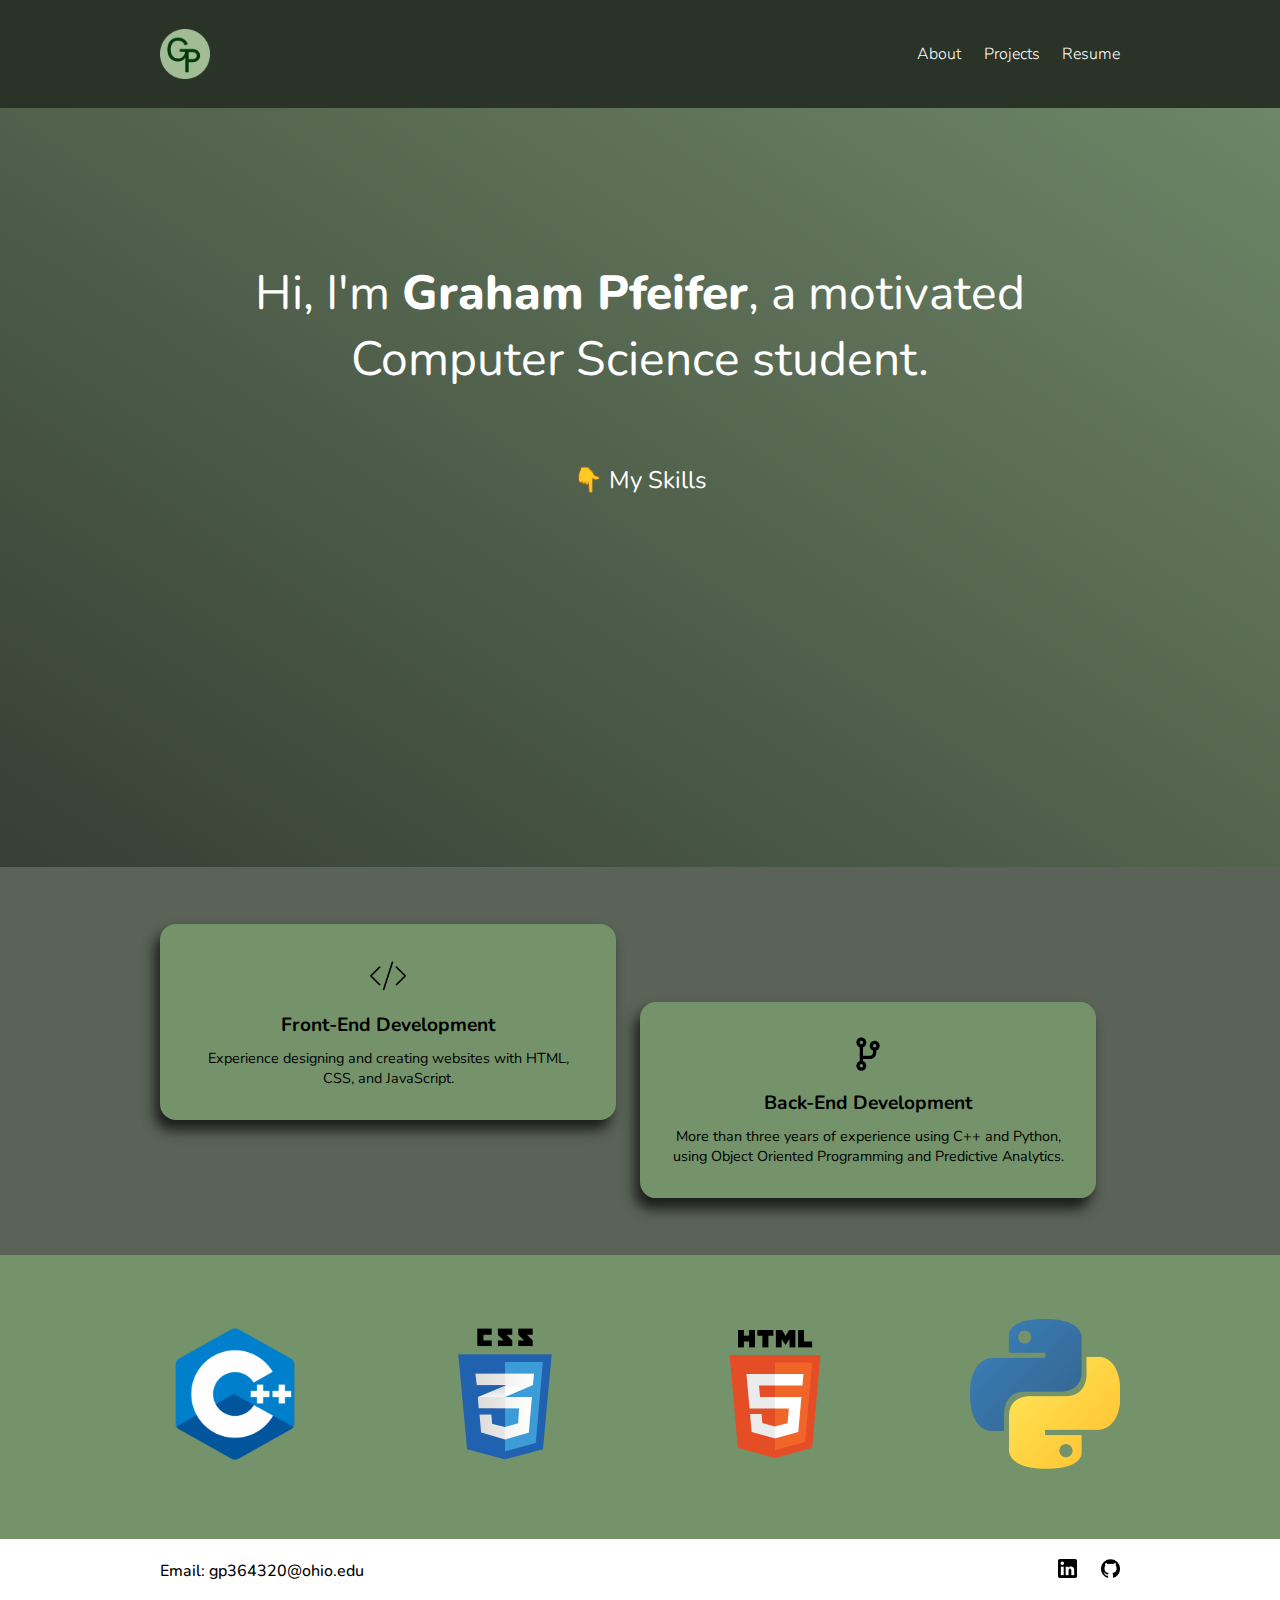
<file: index.html>
<!DOCTYPE html>
<html lang="en">
<head>
    <meta charset="UTF-8">
    <meta http-equiv="X-UA-Compatible" content="IE=edge">
    <meta name="viewport" content="width=device-width, initial-scale=1.0">
    <meta name="description" content="Personal Portfolio of Graham Pfeifer, Computer Science Student">
    <meta name="keywords" content="Graham, Pfeifer, Graham Pfeifer, portfolio, software developer, software engineer, IT, information technology, Graham Pfeifer portfolio, Software Developer Intern Cleveland, Software Developer Intern Ohio University, Computer Science student Ohio University, Ohio University student developer">
    <meta name="author" content="Graham Pfeifer">
    <title>Graham Pfeifer</title>
    <link rel="icon" href="./assets/logo.png">
    <link rel="preconnect" href="https://fonts.googleapis.com">
    <link rel="preconnect" href="https://fonts.gstatic.com" crossorigin>
    <link href="https://fonts.googleapis.com/css2?family=Nunito:wght@200;300;400;500;600;700;800&display=swap" rel="stylesheet">
    <link rel="stylesheet" href="./styles.css">
</head>
<!-- Google tag (gtag.js) -->
<script async src="https://www.googletagmanager.com/gtag/js?id=G-M2SXKN5TQB"></script>
<script>
  window.dataLayer = window.dataLayer || [];
  function gtag(){dataLayer.push(arguments);}
  gtag('js', new Date());

  gtag('config', 'G-M2SXKN5TQB');
</script>
<body>
    <header>
        <nav class="navbar">
            <div class="logo"><a href="./index.html"><img src="./assets/logo.png" alt="logo"></a></div>
            <div class="menu">
                <ul class="nav-links">
                    <li><a href="./about.html">About</a></li>
                    <li><a href="./projects.html">Projects</a></li>
                    <li><a href="./resume.html">Resume</a></li>
                </ul>
            </div>
        </nav>
    </header>
    <section class="hero">
        <div class="hero-container">
            <h1>Hi, I'm <span>Graham Pfeifer</span>, a motivated Computer Science student.</h1>
            <p>👇 My Skills</p>
        </div>
    </section>
    <section class="skills">
        <div class="skills-container">
            <ul>
                <li class="skill-left">
                    <div class="icon-container"><img src="./assets/front-end.png" alt="front-end"></div>
                    <p class="skill-title">Front-End Development</p>
                    <p class="skill-desc">Experience designing and creating websites with HTML, CSS, and JavaScript.</p>
                </li>
                <li class="skill-right">
                    <div class="icon-container"><img src="./assets/back-end.png" alt="back-end"></div>
                    <p class="skill-title">Back-End Development</p>
                    <p class="skill-desc">More than three years of experience using C++ and Python, using Object Oriented Programming and Predictive Analytics.</p>
                </li>
            </ul>
        </div>
    </section>
    <section class="languages">
            <ul class="languages-container">
                <li><div class="language c++"><img src="./assets/c++.png" alt="c++ logo"></div></li>
                <li><div class="language css"><img src="./assets/css.png" alt="css logo"></div></li>
                <li><div class="language html"><img src="./assets/html.png" alt="html logo"></div></li>
                <li><div class="language python"><img src="./assets/python.png" alt="python logo"></div></li>
            </ul>
    </section>
    <footer>
        <div class="email">
            <a href=mailto:gp364320@ohio.edu>Email: gp364320@ohio.edu</a>
        </div>
        <div class="socials">
            <ul class="socials-links">
                <li><a href="https://www.linkedin.com/in/graham-pfeifer/" target="_blank" rel="noreferrer noopener"><img src="./assets/linkedin.png" alt="linkedin logo"></a></li>
                <li><a href="https://github.com/grahampfeifer1/" target="_blank" rel="noreferrer noopener"><img src="./assets/github.png" alt="github logo"></a></li>
            </ul>
        </div>
    </footer>
</body>
</html>
</file>
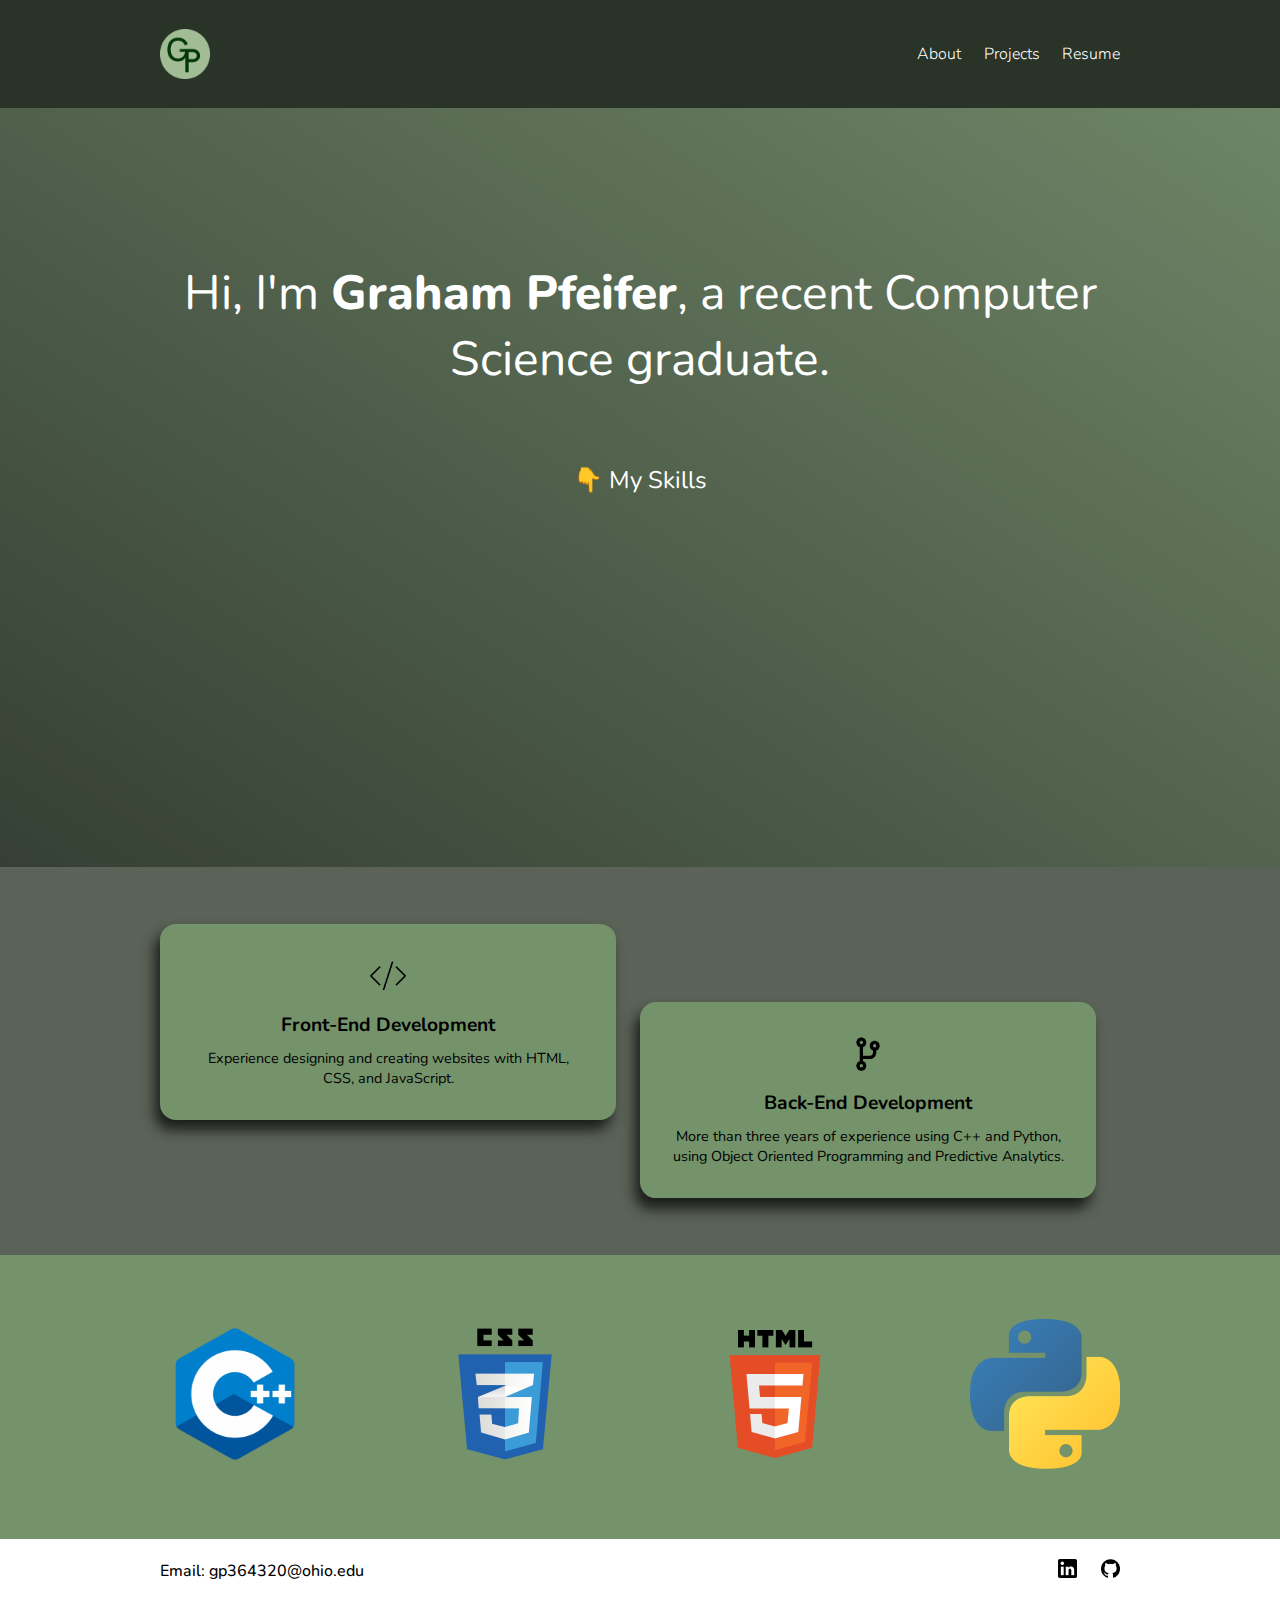
<file: pages/index.html>
<!DOCTYPE html>
<html lang="en">
<head>
    <meta charset="UTF-8">
    <meta http-equiv="X-UA-Compatible" content="IE=edge">
    <meta name="viewport" content="width=device-width, initial-scale=1.0">
    <meta name="description" content="Personal Portfolio of Graham Pfeifer, Computer Science Student">
    <meta name="keywords" content="Graham, Pfeifer, Graham Pfeifer, portfolio, software developer, software engineer, IT, information technology, Graham Pfeifer portfolio, Software Developer Intern Cleveland, Software Developer Intern Ohio University, Computer Science student Ohio University, Ohio University student developer">
    <meta name="author" content="Graham Pfeifer">
    <title>Graham Pfeifer</title>
    <link rel="icon" href="../assets/logo.png">
    <link rel="preconnect" href="https://fonts.googleapis.com">
    <link rel="preconnect" href="https://fonts.gstatic.com" crossorigin>
    <link href="https://fonts.googleapis.com/css2?family=Nunito:wght@200;300;400;500;600;700;800&display=swap" rel="stylesheet">
    <link rel="stylesheet" href="../styles.css">
</head>
<!-- Google tag (gtag.js) -->
<script async src="https://www.googletagmanager.com/gtag/js?id=G-M2SXKN5TQB"></script>
<script>
  window.dataLayer = window.dataLayer || [];
  function gtag(){dataLayer.push(arguments);}
  gtag('js', new Date());

  gtag('config', 'G-M2SXKN5TQB');
</script>
<body>
    <header>
        <nav class="navbar">
            <div class="logo"><a href="./index.html"><img src="../assets/logo.png" alt="logo"></a></div>
            <div class="menu">
                <ul class="nav-links">
                    <li><a href="./about.html">About</a></li>
                    <li><a href="./projects.html">Projects</a></li>
                    <li><a href="./resume.html">Resume</a></li>
                </ul>
            </div>
        </nav>
    </header>
    <section class="hero">
        <div class="hero-container">
            <h1>Hi, I'm <span>Graham Pfeifer</span>, a recent Computer Science graduate.</h1>
            <p>👇 My Skills</p>
        </div>
    </section>
    <section class="skills">
        <div class="skills-container">
            <ul>
                <li class="skill-left">
                    <div class="icon-container"><img src="../assets/front-end.png" alt="front-end"></div>
                    <p class="skill-title">Front-End Development</p>
                    <p class="skill-desc">Experience designing and creating websites with HTML, CSS, and JavaScript.</p>
                </li>
                <li class="skill-right">
                    <div class="icon-container"><img src="../assets/back-end.png" alt="back-end"></div>
                    <p class="skill-title">Back-End Development</p>
                    <p class="skill-desc">More than three years of experience using C++ and Python, using Object Oriented Programming and Predictive Analytics.</p>
                </li>
            </ul>
        </div>
    </section>
    <section class="languages">
            <ul class="languages-container">
                <li><div class="language c++"><img src="../assets/c++.png" alt="c++ logo"></div></li>
                <li><div class="language css"><img src="../assets/css.png" alt="css logo"></div></li>
                <li><div class="language html"><img src="../assets/html.png" alt="html logo"></div></li>
                <li><div class="language python"><img src="../assets/python.png" alt="python logo"></div></li>
            </ul>
    </section>
    <footer>
        <div class="email">
            <a href=mailto:gp364320@ohio.edu>Email: gp364320@ohio.edu</a>
        </div>
        <div class="socials">
            <ul class="socials-links">
                <li><a href="https://www.linkedin.com/in/graham-pfeifer/" target="_blank" rel="noreferrer noopener"><img src="../assets/linkedin.png" alt="linkedin logo"></a></li>
                <li><a href="https://github.com/grahampfeifer1/" target="_blank" rel="noreferrer noopener"><img src="../assets/github.png" alt="github logo"></a></li>
            </ul>
        </div>
    </footer>
</body>
</html>
</file>
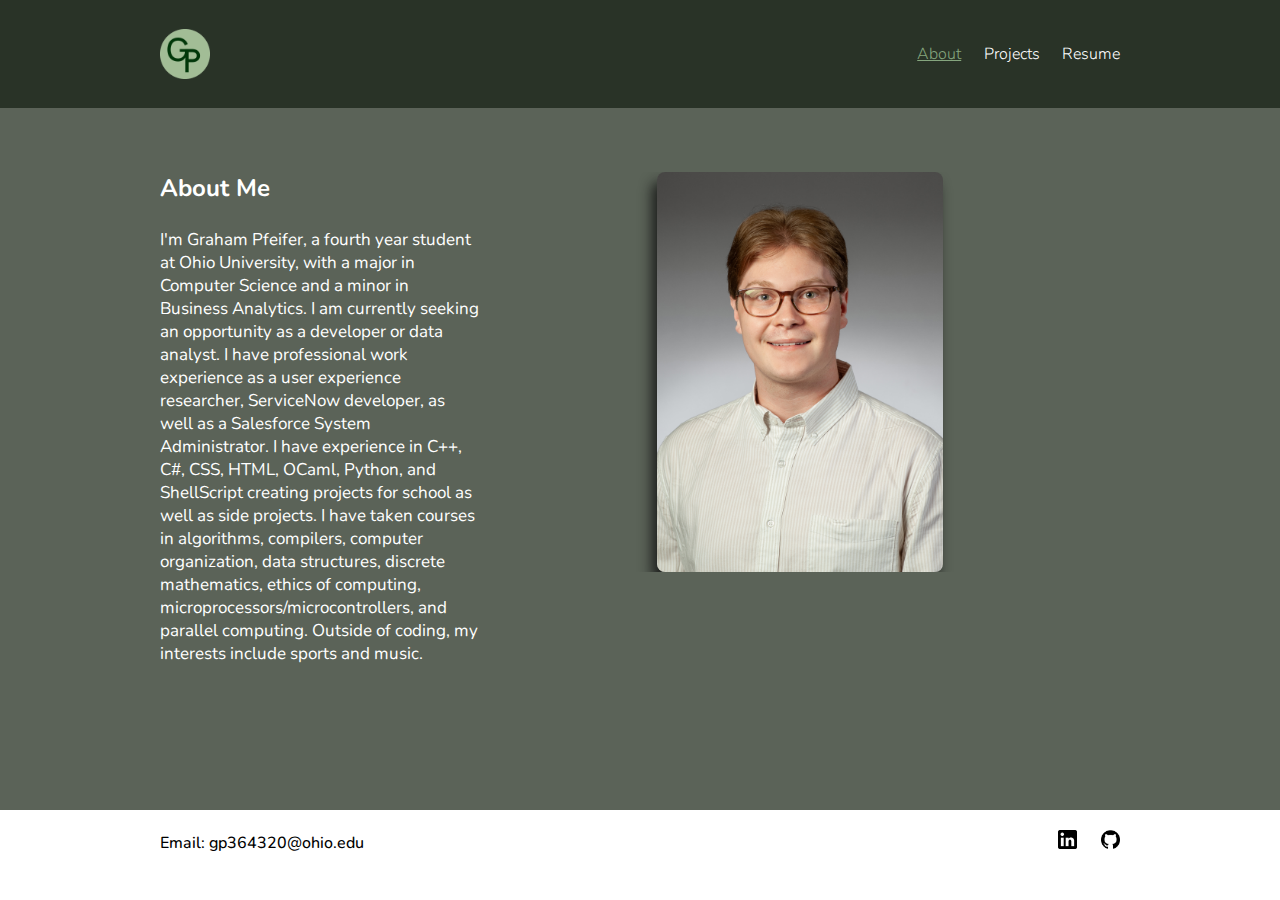
<file: about.html>
<!DOCTYPE html>
<html lang="en">
<head>
    <meta charset="UTF-8">
    <meta http-equiv="X-UA-Compatible" content="IE=edge">
    <meta name="viewport" content="width=device-width, initial-scale=1.0">
    <meta name="description" content="About Section of the Personal Portfolio of Graham Pfeifer, Computer Science Student">
    <meta name="keywords" content="Graham, Pfeifer, Graham Pfeifer, portfolio, software developer, software engineer, IT, information technology, about me">
    <meta name="author" content="Graham Pfeifer">
    <title>About Me | Graham Pfeifer</title>
    <link rel="icon" href="./assets/logo.png">
    <link rel="preconnect" href="https://fonts.googleapis.com">
    <link rel="preconnect" href="https://fonts.gstatic.com" crossorigin>
    <link href="https://fonts.googleapis.com/css2?family=Nunito:wght@200;300;400;500;600;700;800&display=swap" rel="stylesheet">
    <link rel="stylesheet" href="./styles.css">
</head>
<!-- Google tag (gtag.js) -->
<script async src="https://www.googletagmanager.com/gtag/js?id=G-M2SXKN5TQB"></script>
<script>
  window.dataLayer = window.dataLayer || [];
  function gtag(){dataLayer.push(arguments);}
  gtag('js', new Date());

  gtag('config', 'G-M2SXKN5TQB');
</script>
<body>
    <header>
        <nav class="navbar">
            <div class="logo"><a href="./index.html"><img src="./assets/logo.png" alt="logo"></a></div>
            <div class="menu">
                <ul class="nav-links">
                    <li><a href="./about.html" style="color: #85a67e; text-decoration: underline;">About</a></li>
                    <li><a href="./projects.html">Projects</a></li>
                    <li><a href="./resume.html">Resume</a></li>
                </ul>
            </div>
        </nav>
    </header>
    <section class="about-me">
        <div class="about-me-left">
            <h2>About Me</h2>
            <p>I'm Graham Pfeifer, a fourth year student at Ohio University, with a major in Computer Science and a minor in Business Analytics. I am currently seeking an opportunity as a developer or data analyst. I have professional work experience as a user experience researcher, ServiceNow developer, as well as a Salesforce System Administrator. I have experience in C++, C#, CSS, HTML, OCaml, Python, and ShellScript creating projects for school as well as side projects. I have taken courses in algorithms, compilers, computer organization, data structures, discrete mathematics, ethics of computing, microprocessors/microcontrollers, and parallel computing. Outside of coding, my interests include sports and music.</p>
        </div>
        <div class="about-me-right">
            <img src="./assets/Graham Pfeifer Professional Headshot.JPG" alt="Graham Pfeifer">
        </div>
    </section>
    <footer>
        <div class="email">
            <a href=mailto:gp364320@ohio.edu>Email: gp364320@ohio.edu</a>
        </div>
        <div class="socials">
            <ul class="socials-links">
                <li><a href="https://www.linkedin.com/in/graham-pfeifer/" target="_blank" rel="noreferrer noopener"><img src="./assets/linkedin.png" alt="linkedin logo"></a></li>
                <li><a href="https://github.com/grahampfeifer1/" target="_blank" rel="noreferrer noopener"><img src="./assets/github.png" alt="github logo"></a></li>
            </ul>
        </div>
    </footer>
</body>
</html>
</file>
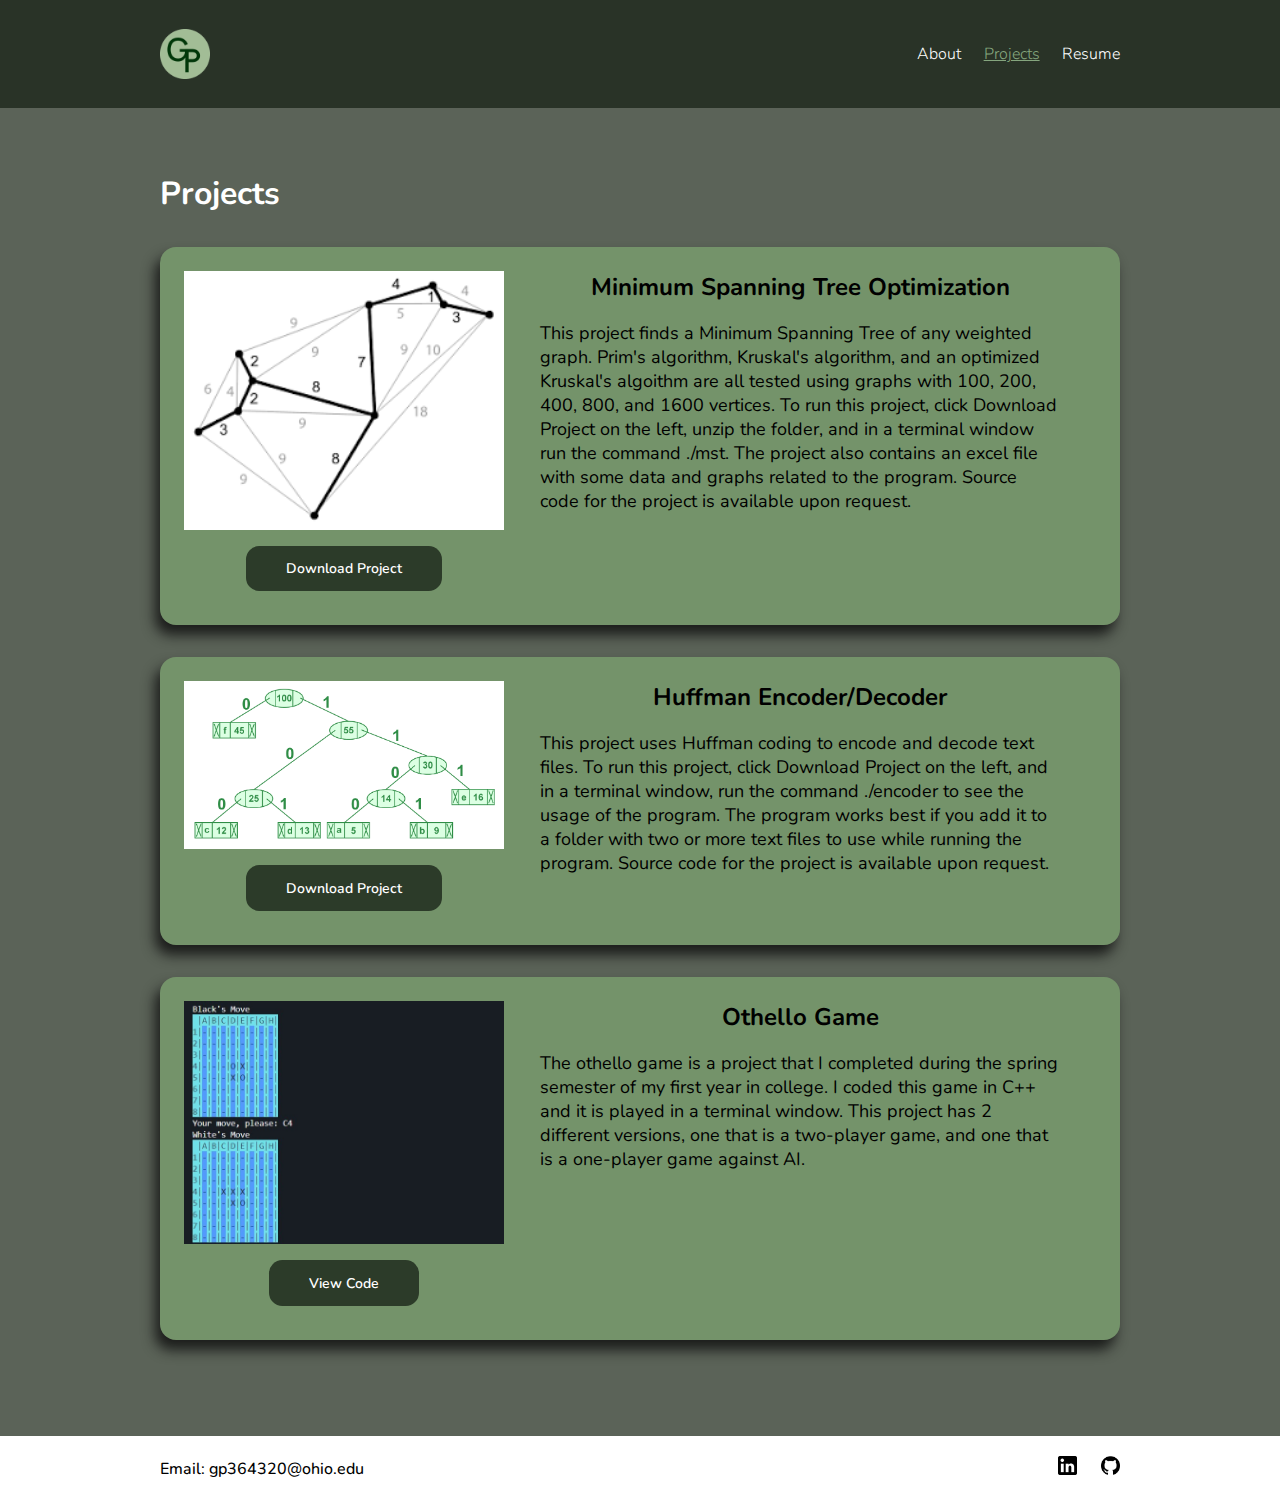
<file: projects.html>
<!DOCTYPE html>
<html lang="en">
<head>
    <meta charset="UTF-8">
    <meta http-equiv="X-UA-Compatible" content="IE=edge">
    <meta name="viewport" content="width=device-width, initial-scale=1.0">
    <meta name="description" content="Projects Section of the Personal Portfolio of Graham Pfeifer, Computer Science Student">
    <meta name="keywords" content="portfolio, software developer, software engineer, IT, information technology, coding project, code, c++, HTML, CSS">
    <meta name="author" content="Graham Pfeifer">
    <title>Portfolio | Graham Pfeifer</title>
    <link rel="icon" href="./assets/logo.png">
    <link rel="preconnect" href="https://fonts.googleapis.com">
    <link rel="preconnect" href="https://fonts.gstatic.com" crossorigin>
    <link href="https://fonts.googleapis.com/css2?family=Nunito:wght@200;300;400;500;600;700;800&display=swap" rel="stylesheet">
    <link rel="stylesheet" href="./styles.css">
</head>
<!-- Google tag (gtag.js) -->
<script async src="https://www.googletagmanager.com/gtag/js?id=G-M2SXKN5TQB"></script>
<script>
  window.dataLayer = window.dataLayer || [];
  function gtag(){dataLayer.push(arguments);}
  gtag('js', new Date());

  gtag('config', 'G-M2SXKN5TQB');
</script>
<body>
    <header>
        <nav class="navbar">
            <div class="logo"><a href="./index.html"><img src="./assets/logo.png" alt="logo"></a></div>
            <div class="menu">
                <ul class="nav-links">
                    <li><a href="./about.html">About</a></li>
                    <li><a href="./projects.html" style="color: #85a67e; text-decoration: underline;">Projects</a></li>
                    <li><a href="./resume.html">Resume</a></li>
                </ul>
            </div>
        </nav>
    </header>
    <main>
        <section class="portfolio">
            <h1>Projects</h1>
            <div class="portfolio-item MST">
                <div class="project-left">
                    <img src="./assets/mst.png" alt="Minimum Spanning Tree">
                    <button class="code"><a href="./assets/MSTProject.zip">Download Project</a></button>
                </div>
                <div class="project-right">
                    <h3>Minimum Spanning Tree Optimization</h3>
                    <p class="project-description">This project finds a Minimum Spanning Tree of any weighted graph. Prim's algorithm, Kruskal's algorithm, and an optimized Kruskal's algoithm are all tested using graphs with 100, 200, 400, 800, and 1600 vertices. To run this project, click Download Project on the left, unzip the folder, and in a terminal window run the command ./mst. The project also contains an excel file with some data and graphs related to the program. Source code for the project is available upon request.</p>
                </div>
            </div>
            <div class="portfolio-item encoder">
                <div class="project-left">
                    <img src="./assets/Huffman Coding.png" alt="Huffman Coding Tree">
                    <button class="code"><a href="./assets/encoder">Download Project</a></button>
                </div>
                <div class="project-right">
                    <h3>Huffman Encoder/Decoder</h3>
                    <p class="project-description">This project uses Huffman coding to encode and decode text files. To run this project, click Download Project on the left, and in a terminal window, run the command ./encoder to see the usage of the program. The program works best if you add it to a folder with two or more text files to use while running the program. Source code for the project is available upon request.</p>
                </div>
            </div>
            <div class="portfolio-item othello">
                <div class="project-left">
                    <img src="./assets/othello.jpg" alt="othello">
                    <button class="code"><a href="https://github.com/grahampfeifer1/othello" target="_blank">View Code</a></button>
                </div>
                <div class="project-right">
                    <h3>Othello Game</h3>
                    <p class="project-description">The othello game is a project that I completed during the spring semester of my first year in college. I coded this game in C++ and it is played in a terminal window. This project has 2 different versions, one that is a two-player game, and one that is a one-player game against AI.</p>
                </div>
            </div>
        </section>
    </main>
    <footer>
        <div class="email">
            <a href=mailto:gp364320@ohio.edu>Email: gp364320@ohio.edu</a>
        </div>
        <div class="socials">
            <ul class="socials-links">
                <li><a href="https://www.linkedin.com/in/graham-pfeifer/" target="_blank" rel="noreferrer noopener"><img src="./assets/linkedin.png" alt="linkedin logo"></a></li>
                <li><a href="https://github.com/grahampfeifer1/" target="_blank" rel="noreferrer noopener"><img src="./assets/github.png" alt="github logo"></a></li>
            </ul>
        </div>
    </footer>
</body>
</html>
</file>
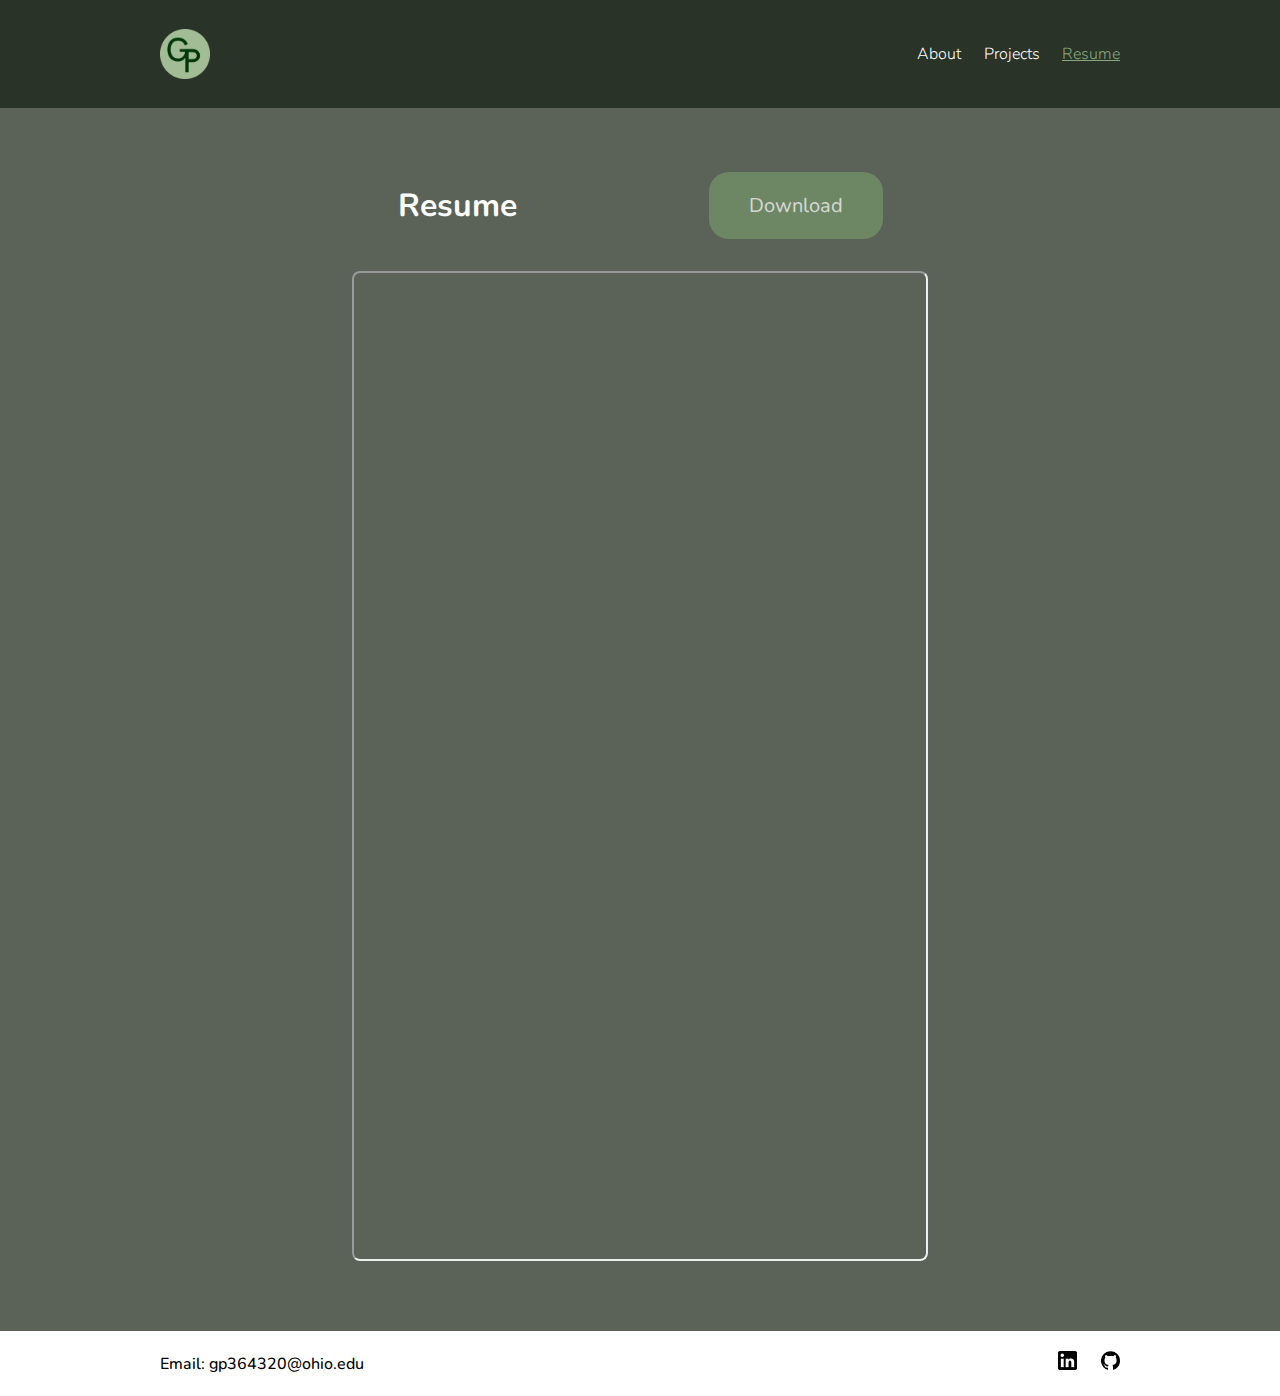
<file: resume.html>
<!DOCTYPE html>
<html lang="en">
<head>
    <meta charset="UTF-8">
    <meta http-equiv="X-UA-Compatible" content="IE=edge">
    <meta name="viewport" content="width=device-width, initial-scale=1.0">
    <meta name="description" content="Resume Section of the Personal Portfolio of Graham Pfeifer, Computer Science Student">
    <meta name="keywords" content="Graham Pfeifer, portfolio, software developer, software engineer, IT, information technology, resume, experience, internship, job">
    <meta name="author" content="Graham Pfeifer">
    <title>Resume | Graham Pfeifer</title>
    <link rel="icon" href="./assets/logo.png">
    <link rel="preconnect" href="https://fonts.googleapis.com">
    <link rel="preconnect" href="https://fonts.gstatic.com" crossorigin>
    <link href="https://fonts.googleapis.com/css2?family=Nunito:wght@200;300;400;500;600;700;800&display=swap" rel="stylesheet">
    <link rel="stylesheet" href="./styles.css">
</head>
<!-- Google tag (gtag.js) -->
<script async src="https://www.googletagmanager.com/gtag/js?id=G-M2SXKN5TQB"></script>
<script>
  window.dataLayer = window.dataLayer || [];
  function gtag(){dataLayer.push(arguments);}
  gtag('js', new Date());

  gtag('config', 'G-M2SXKN5TQB');
</script>
<body>
    <header>
        <nav class="navbar">
            <div class="logo"><a href="./index.html"><img src="./assets/logo.png" alt="logo"></a></div>
            <div class="menu">
                <ul class="nav-links">
                    <li><a href="./about.html">About</a></li>
                    <li><a href="./projects.html">Projects</a></li>
                    <li><a href="./resume.html" style="color: #85a67e; text-decoration: underline;">Resume</a></li>
                </ul>
            </div>
        </nav>
    </header>
    <main>
        <section class="resume-container">
            <div class="resume-top">
                <h1>Resume</h1>
                <button><a href="./assets/Graham Pfeifer Fall 2024 Resume.pdf" download="graham-pfeifer-resume">Download</a></button>
            </div>
            <iframe src="./assets/Graham Pfeifer Fall 2024 Resume.pdf#toolbar=0" frameborder="10px"></iframe>
        </section>
    </main>
    <footer>
        <div class="email">
            <a href=mailto:gp364320@ohio.edu>Email: gp364320@ohio.edu</a>
        </div>
        <div class="socials">
            <ul class="socials-links">
                <li><a href="https://www.linkedin.com/in/graham-pfeifer/" target="_blank" rel="noreferrer noopener"><img src="./assets/linkedin.png" alt="linkedin logo"></a></li>
                <li><a href="https://github.com/grahampfeifer1/" target="_blank" rel="noreferrer noopener"><img src="./assets/github.png" alt="github logo"></a></li>
            </ul>
        </div>
    </footer>
</body>
</html>
</file>
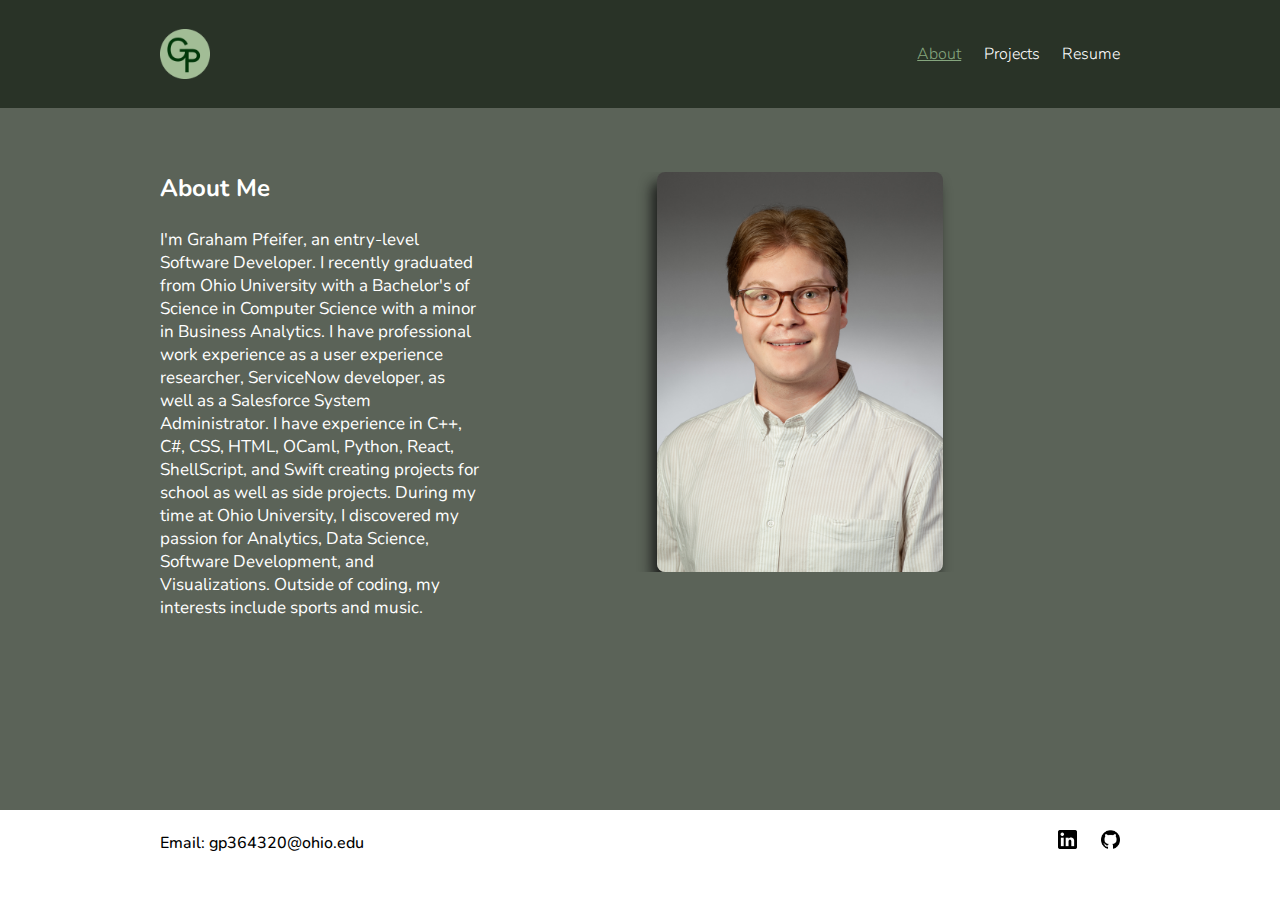
<file: pages/about.html>
<!DOCTYPE html>
<html lang="en">
<head>
    <meta charset="UTF-8">
    <meta http-equiv="X-UA-Compatible" content="IE=edge">
    <meta name="viewport" content="width=device-width, initial-scale=1.0">
    <meta name="description" content="About Section of the Personal Portfolio of Graham Pfeifer, Computer Science Student">
    <meta name="keywords" content="Graham, Pfeifer, Graham Pfeifer, portfolio, software developer, software engineer, IT, information technology, about me">
    <meta name="author" content="Graham Pfeifer">
    <title>About Me | Graham Pfeifer</title>
    <link rel="icon" href="../assets/logo.png">
    <link rel="preconnect" href="https://fonts.googleapis.com">
    <link rel="preconnect" href="https://fonts.gstatic.com" crossorigin>
    <link href="https://fonts.googleapis.com/css2?family=Nunito:wght@200;300;400;500;600;700;800&display=swap" rel="stylesheet">
    <link rel="stylesheet" href="../styles.css">
</head>
<!-- Google tag (gtag.js) -->
<script async src="https://www.googletagmanager.com/gtag/js?id=G-M2SXKN5TQB"></script>
<script>
  window.dataLayer = window.dataLayer || [];
  function gtag(){dataLayer.push(arguments);}
  gtag('js', new Date());

  gtag('config', 'G-M2SXKN5TQB');
</script>
<body>
    <header>
        <nav class="navbar">
            <div class="logo"><a href="./index.html"><img src="../assets/logo.png" alt="logo"></a></div>
            <div class="menu">
                <ul class="nav-links">
                    <li><a href="./about.html" style="color: #85a67e; text-decoration: underline;">About</a></li>
                    <li><a href="./projects.html">Projects</a></li>
                    <li><a href="./resume.html">Resume</a></li>
                </ul>
            </div>
        </nav>
    </header>
    <section class="about-me">
        <div class="about-me-left">
            <h2>About Me</h2>
            <p>I'm Graham Pfeifer, an entry-level Software Developer. I recently graduated from Ohio University with a Bachelor's of Science in Computer Science with a minor in Business Analytics. I have professional work experience as a user experience researcher, ServiceNow developer, as well as a Salesforce System Administrator. I have experience in C++, C#, CSS, HTML, OCaml, Python, React, ShellScript, and Swift creating projects for school as well as side projects. During my time at Ohio University, I discovered my passion for Analytics, Data Science, Software Development, and Visualizations. Outside of coding, my interests include sports and music.</p>
        </div>
        <div class="about-me-right">
            <img src="../assets/Graham Pfeifer Professional Headshot.JPG" alt="Graham Pfeifer">
        </div>
    </section>
    <footer>
        <div class="email">
            <a href=mailto:gp364320@ohio.edu>Email: gp364320@ohio.edu</a>
        </div>
        <div class="socials">
            <ul class="socials-links">
                <li><a href="https://www.linkedin.com/in/graham-pfeifer/" target="_blank" rel="noreferrer noopener"><img src="../assets/linkedin.png" alt="linkedin logo"></a></li>
                <li><a href="https://github.com/grahampfeifer1/" target="_blank" rel="noreferrer noopener"><img src="../assets/github.png" alt="github logo"></a></li>
            </ul>
        </div>
    </footer>
</body>
</html>
</file>
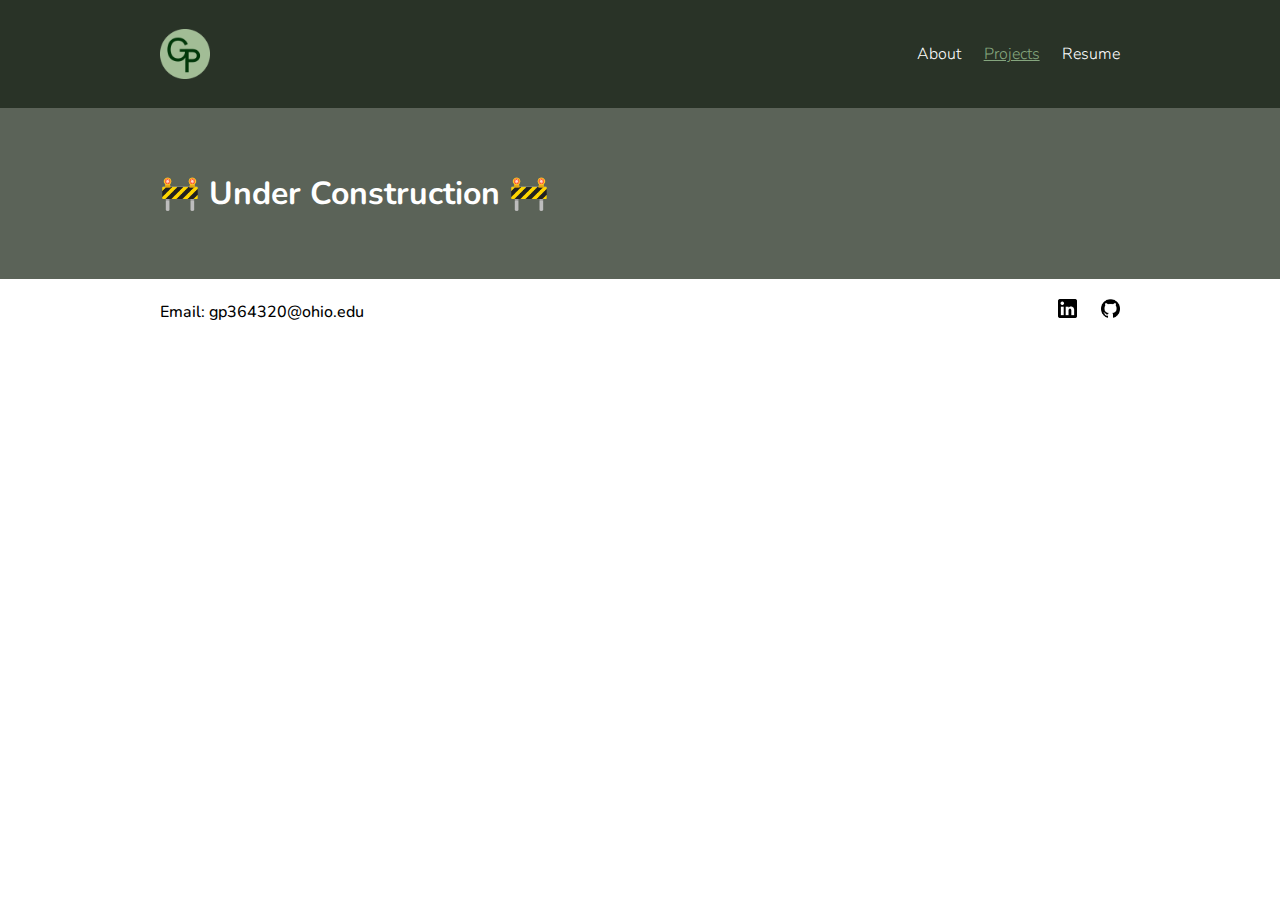
<file: pages/projects.html>
<!DOCTYPE html>
<html lang="en">
<head>
    <meta charset="UTF-8">
    <meta http-equiv="X-UA-Compatible" content="IE=edge">
    <meta name="viewport" content="width=device-width, initial-scale=1.0">
    <meta name="description" content="Projects Section of the Personal Portfolio of Graham Pfeifer, Computer Science Student">
    <meta name="keywords" content="portfolio, software developer, software engineer, IT, information technology, coding project, code, c++, HTML, CSS">
    <meta name="author" content="Graham Pfeifer">
    <title>Portfolio | Graham Pfeifer</title>
    <link rel="icon" href="../assets/logo.png">
    <link rel="preconnect" href="https://fonts.googleapis.com">
    <link rel="preconnect" href="https://fonts.gstatic.com" crossorigin>
    <link href="https://fonts.googleapis.com/css2?family=Nunito:wght@200;300;400;500;600;700;800&display=swap" rel="stylesheet">
    <link rel="stylesheet" href="../styles.css">
</head>
<!-- Google tag (gtag.js) -->
<script async src="https://www.googletagmanager.com/gtag/js?id=G-M2SXKN5TQB"></script>
<script>
  window.dataLayer = window.dataLayer || [];
  function gtag(){dataLayer.push(arguments);}
  gtag('js', new Date());

  gtag('config', 'G-M2SXKN5TQB');
</script>
<body>
    <header>
        <nav class="navbar">
            <div class="logo"><a href="./index.html"><img src="../assets/logo.png" alt="logo"></a></div>
            <div class="menu">
                <ul class="nav-links">
                    <li><a href="./about.html">About</a></li>
                    <li><a href="./projects.html" style="color: #85a67e; text-decoration: underline;">Projects</a></li>
                    <li><a href="./resume.html">Resume</a></li>
                </ul>
            </div>
        </nav>
    </header>
    <main>
        <!-- <section class="portfolio">
            <h1>Projects</h1>
            <div class="portfolio-item moneyballers">
                <div class="project-left">
                    <img src="../assets/moneyballers.png" alt="Moneyballers AI landing page">
                </div>
                <div class="project-right">
                    <h3>Moneyballers</h3>
                    <button class="code"><a href="./projects/moneyballers.html">View Project</a></button>
                </div>
            </div>
            <div class="portfolio-item encoder">
                <div class="project-left">
                    <img src="../assets/cubetimer.png" alt="CubeTimer homescreen">
                </div>
                <div class="project-right">
                    <h3>CubeTimer</h3>
                    <button class="code"><a href="../assets/encoder">View Project</a></button>
                </div>
            </div>
            <div class="portfolio-item othello">
                <div class="project-left">
                    <img src="../assets/othello.jpg" alt="othello">
                </div>
                <div class="project-right">
                    <h3>Othello Game</h3>
                    <button class="code"><a href="./projects/othello.html">View Project</a></button>
                </div>
            </div>
        </section> -->
        <section class="portfolio">
            <h1>🚧 Under Construction 🚧</h1>
        </section>
    </main>
    <footer>
        <div class="email">
            <a href=mailto:gp364320@ohio.edu>Email: gp364320@ohio.edu</a>
        </div>
        <div class="socials">
            <ul class="socials-links">
                <li><a href="https://www.linkedin.com/in/graham-pfeifer/" target="_blank" rel="noreferrer noopener"><img src="../assets/linkedin.png" alt="linkedin logo"></a></li>
                <li><a href="https://github.com/grahampfeifer1/" target="_blank" rel="noreferrer noopener"><img src="../assets/github.png" alt="github logo"></a></li>
            </ul>
        </div>
    </footer>
</body>
</html>
</file>
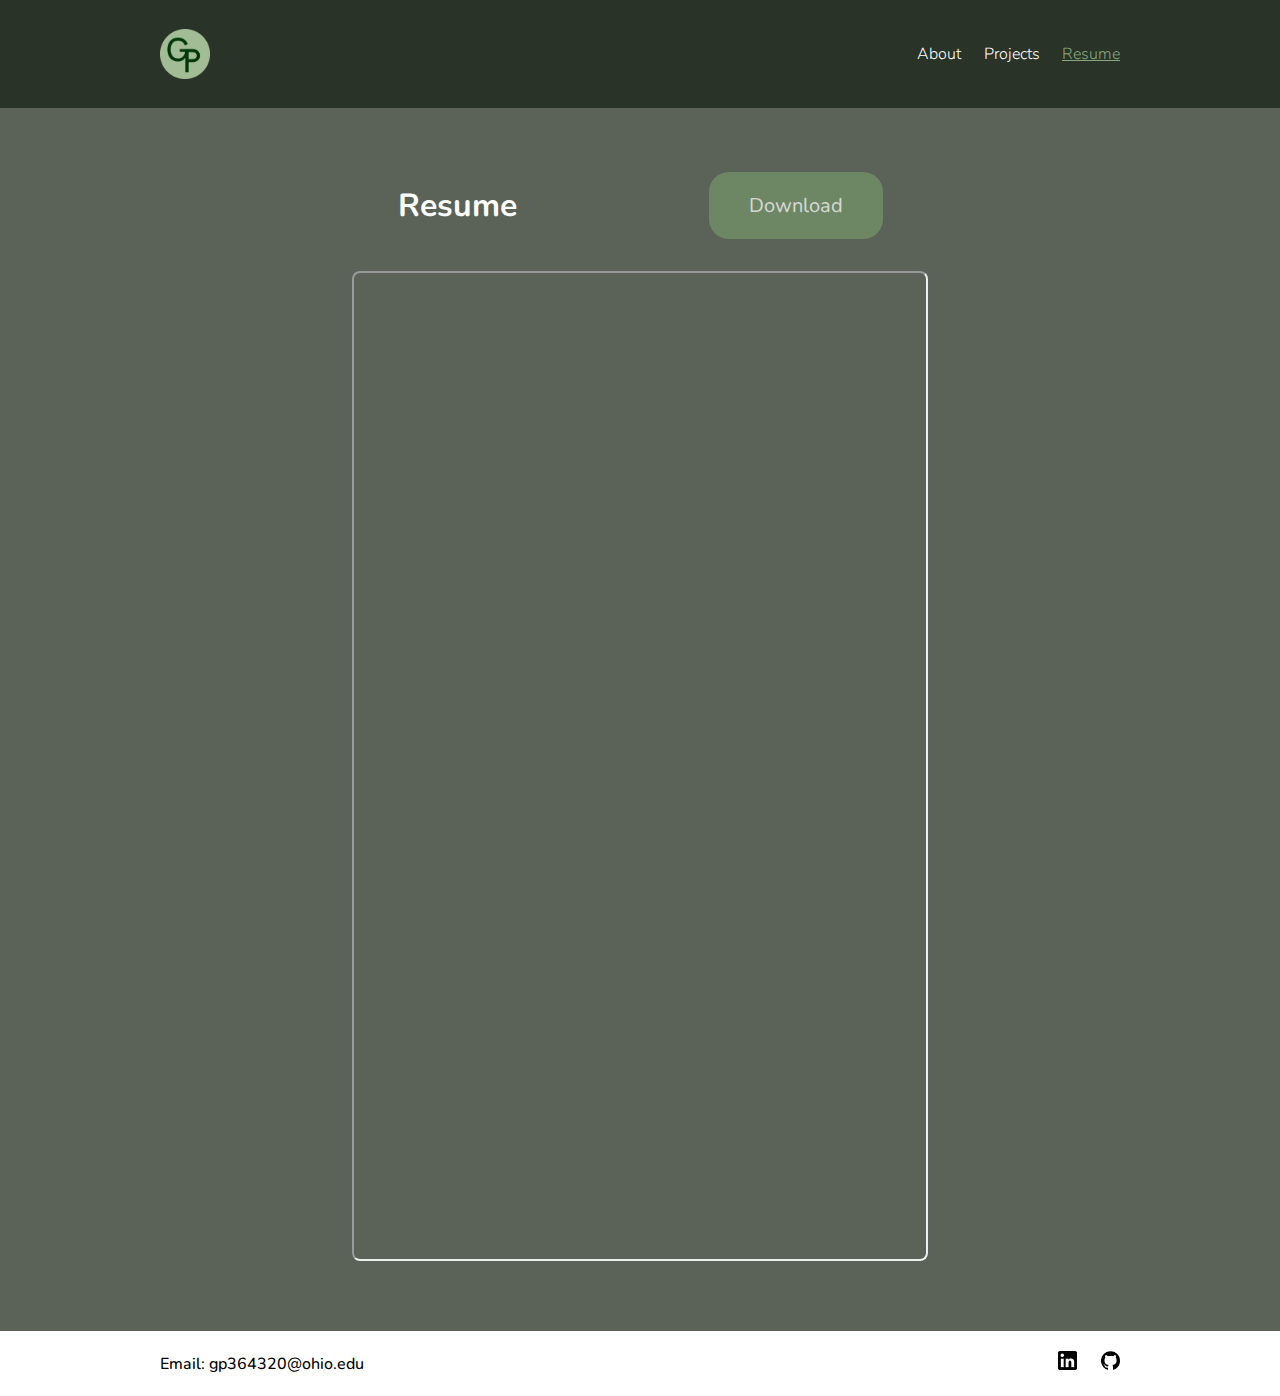
<file: pages/resume.html>
<!DOCTYPE html>
<html lang="en">
<head>
    <meta charset="UTF-8">
    <meta http-equiv="X-UA-Compatible" content="IE=edge">
    <meta name="viewport" content="width=device-width, initial-scale=1.0">
    <meta name="description" content="Resume Section of the Personal Portfolio of Graham Pfeifer, Computer Science Student">
    <meta name="keywords" content="Graham Pfeifer, portfolio, software developer, software engineer, IT, information technology, resume, experience, internship, job">
    <meta name="author" content="Graham Pfeifer">
    <title>Resume | Graham Pfeifer</title>
    <link rel="icon" href="../assets/logo.png">
    <link rel="preconnect" href="https://fonts.googleapis.com">
    <link rel="preconnect" href="https://fonts.gstatic.com" crossorigin>
    <link href="https://fonts.googleapis.com/css2?family=Nunito:wght@200;300;400;500;600;700;800&display=swap" rel="stylesheet">
    <link rel="stylesheet" href="../styles.css">
</head>
<!-- Google tag (gtag.js) -->
<script async src="https://www.googletagmanager.com/gtag/js?id=G-M2SXKN5TQB"></script>
<script>
  window.dataLayer = window.dataLayer || [];
  function gtag(){dataLayer.push(arguments);}
  gtag('js', new Date());

  gtag('config', 'G-M2SXKN5TQB');
</script>
<body>
    <header>
        <nav class="navbar">
            <div class="logo"><a href="./index.html"><img src="../assets/logo.png" alt="logo"></a></div>
            <div class="menu">
                <ul class="nav-links">
                    <li><a href="./about.html">About</a></li>
                    <li><a href="./projects.html">Projects</a></li>
                    <li><a href="./resume.html" style="color: #85a67e; text-decoration: underline;">Resume</a></li>
                </ul>
            </div>
        </nav>
    </header>
    <main>
        <section class="resume-container">
            <div class="resume-top">
                <h1>Resume</h1>
                <button><a href="../assets/Graham Pfeifer Fall 2024 Resume.pdf" download="graham-pfeifer-resume">Download</a></button>
            </div>
            <iframe src="../assets/Graham Pfeifer Fall 2024 Resume.pdf#toolbar=0" frameborder="10px"></iframe>
        </section>
    </main>
    <footer>
        <div class="email">
            <a href=mailto:gp364320@ohio.edu>Email: gp364320@ohio.edu</a>
        </div>
        <div class="socials">
            <ul class="socials-links">
                <li><a href="https://www.linkedin.com/in/graham-pfeifer/" target="_blank" rel="noreferrer noopener"><img src="../assets/linkedin.png" alt="linkedin logo"></a></li>
                <li><a href="https://github.com/grahampfeifer1/" target="_blank" rel="noreferrer noopener"><img src="../assets/github.png" alt="github logo"></a></li>
            </ul>
        </div>
    </footer>
</body>
</html>
</file>
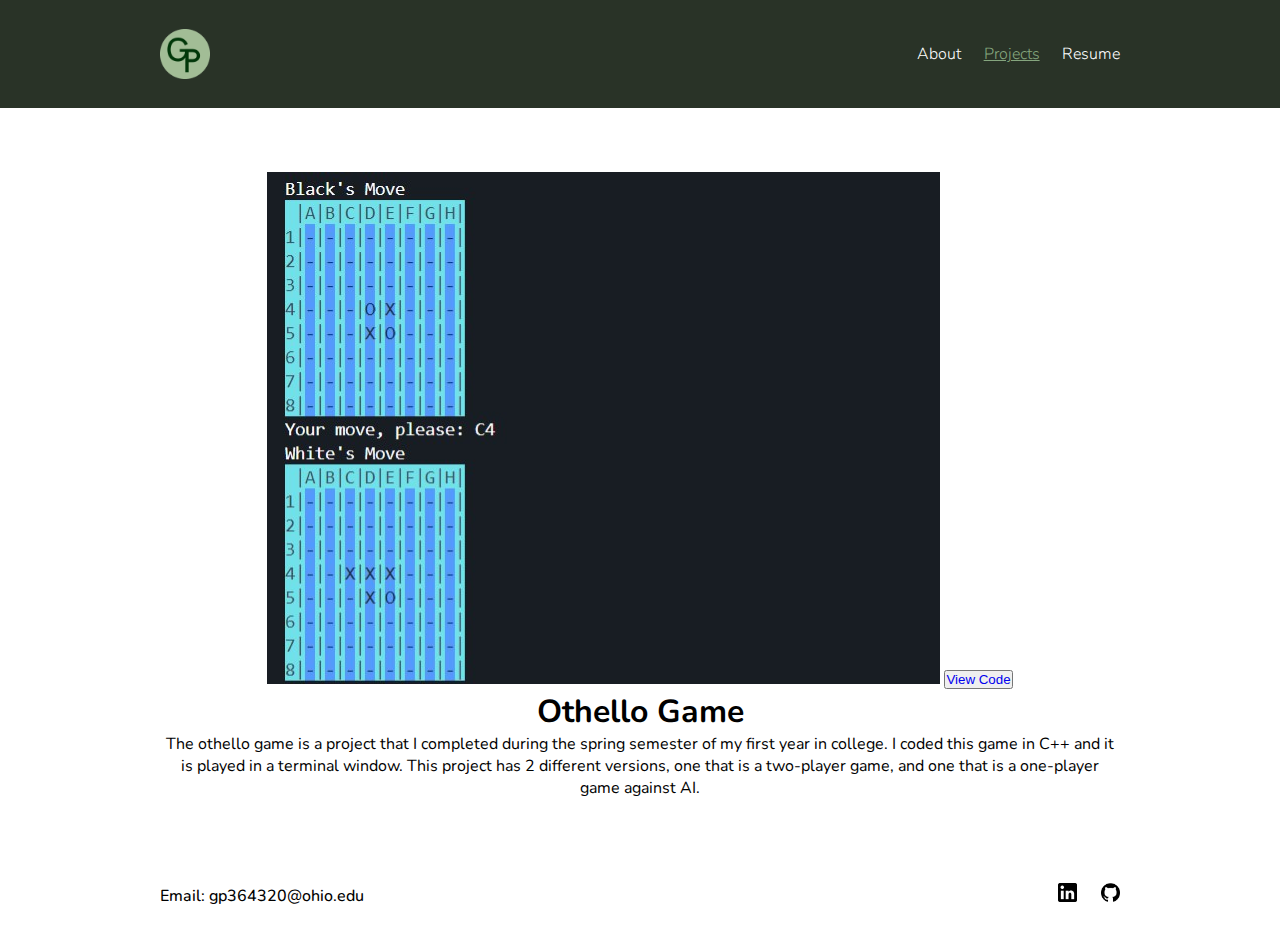
<file: pages/projects/othello.html>
<!DOCTYPE html>
<html lang="en">
<head>
    <meta charset="UTF-8">
    <meta http-equiv="X-UA-Compatible" content="IE=edge">
    <meta name="viewport" content="width=device-width, initial-scale=1.0">
    <meta name="description" content="Projects Section of the Personal Portfolio of Graham Pfeifer, Computer Science Student">
    <meta name="keywords" content="portfolio, software developer, software engineer, IT, information technology, coding project, code, c++, HTML, CSS">
    <meta name="author" content="Graham Pfeifer">
    <title>Portfolio | Graham Pfeifer</title>
    <link rel="icon" href="../assets/logo.png">
    <link rel="preconnect" href="https://fonts.googleapis.com">
    <link rel="preconnect" href="https://fonts.gstatic.com" crossorigin>
    <link href="https://fonts.googleapis.com/css2?family=Nunito:wght@200;300;400;500;600;700;800&display=swap" rel="stylesheet">
    <link rel="stylesheet" href="../../styles.css">
</head>
<!-- Google tag (gtag.js) -->
<script async src="https://www.googletagmanager.com/gtag/js?id=G-M2SXKN5TQB"></script>
<script>
  window.dataLayer = window.dataLayer || [];
  function gtag(){dataLayer.push(arguments);}
  gtag('js', new Date());

  gtag('config', 'G-M2SXKN5TQB');
</script>
<body>
    <header>
        <nav class="navbar">
            <div class="logo"><a href="../index.html"><img src="../../assets/logo.png" alt="logo"></a></div>
            <div class="menu">
                <ul class="nav-links">
                    <li><a href="../about.html">About</a></li>
                    <li><a href="../projects.html" style="color: #85a67e; text-decoration: underline;">Projects</a></li>
                    <li><a href="../resume.html">Resume</a></li>
                </ul>
            </div>
        </nav>
    </header>
    <main>
        <section class="project">
            <div class="project-card">
                <div class="project-left-2">
                    <img src="../../assets/othello.jpg" alt="othello">
                    <button class="code"><a href="https://github.com/grahampfeifer1/othello" target="_blank">View Code</a></button>
                </div>
                <div class="project-right-2">
                    <h1>Othello Game</h1>
                    <p class="project-description">The othello game is a project that I completed during the spring semester of my first year in college. I coded this game in C++ and it is played in a terminal window. This project has 2 different versions, one that is a two-player game, and one that is a one-player game against AI.</p>
                </div>
            </div>
        </section>
    </main>
    <footer>
        <div class="email">
            <a href=mailto:gp364320@ohio.edu>Email: gp364320@ohio.edu</a>
        </div>
        <div class="socials">
            <ul class="socials-links">
                <li><a href="https://www.linkedin.com/in/graham-pfeifer/" target="_blank" rel="noreferrer noopener"><img src="../../assets/linkedin.png" alt="linkedin logo"></a></li>
                <li><a href="https://github.com/grahampfeifer1/" target="_blank" rel="noreferrer noopener"><img src="../../assets/github.png" alt="github logo"></a></li>
            </ul>
        </div>
    </footer>
</body>
</html>
</file>
<file: styles.css>
* {
  margin: 0;
  padding: 0;
  box-sizing: border-box;
}

body {
  font-family: 'Nunito', sans-serif;
}

a {
  text-decoration: none;
}

ul {
  list-style-type: none;
  margin: 0;
  padding: 0;
}

li {
  list-style: none;
}

section {
  padding: 4em 10em;
  text-align: center;
}

::-webkit-scrollbar{
  width: .75em;
}

::-webkit-scrollbar-track {
  background-color: #3c423a;
}

::-webkit-scrollbar-thumb {
  background-color: #20241e;
  border: #3c423a;
}

.navbar {
  height: 12vh;
  display: flex;
  padding: 1em 10em;
  align-items: center;
  justify-content: space-between;
  background-color: #293327;
}

.logo {
  height: 50px;
  width: 50px;
}

.logo img {
  width: 100%;
}

.nav-links {
  display: flex;
  gap: 1.4em;
}

.nav-links a {
  color: #FFFFFF;
  font-size: 16px;
  font-weight: 300;
}

.nav-links a:hover {
  color: #85a67e;
  text-decoration: underline;
}

.hero {
  padding: 8em 10em;
  background: linear-gradient(to top right, #323b31, #6e8566);
  height: 95vh;
  text-align: center;
  justify-content: center;
}

.hero-container h1 {
  color: #FFFFFF;
  font-size: 3em;
  font-weight: 400;
  margin: .5em 0em;
}

.hero-container span {
  font-weight: 800;
}

.hero-container p {
  color: #FFFFFF;
  font-size: 1.5em;
  font-weight: 400;
  padding-top: 2em;
}

.skills {
  background: #5b6358;
  z-index: 0;
}

.icon-container {
  display: block;
  width: 2.5em;
  margin-left: auto;
  margin-right: auto;
  margin-bottom: 1em;
}

.icon-container img {
  display: block;
  width: 100%;
}

.skills ul li {
  background: #74936a;
  -webkit-box-shadow: -5px 10px 13px 0px rgba(15, 15, 15, 0.84); 
  box-shadow: -5px 10px 13px 0px rgba(15, 15, 15, 0.84);
  padding: 2em;
  border-radius: 1em;
  margin-bottom: 2em;
}

.skill-title {
  font-weight: bold;
  font-size: 1.2em;
  margin-bottom: .5em;
}

.skill-desc {
  font-size: .9em;
}

.skill-left{
  animation: skills-left-out .5s ease;
  transform: translate(0%, -20%);
}

.skill-right{
  animation: skills-right-out .5s ease;
  transform: translate(0%, 20%);
}

.skills:hover .skill-left {
  animation: skills-left-in .5s ease;
  transform: translate(0%, 0%);
}

.skills:hover .skill-right {
  animation: skills-right-in .5s ease;
  transform: translate(0%, 0%);
}

@keyframes skills-left-in {
  0% {
    transform: translate(0%, -20%);
  }
  100% {
    transform: translate(0%, 0%);
  }
}

@keyframes skills-right-in {
  0% {
    transform: translate(0%, 20%);
  }
  100% {
    transform: translate(0%, 0%);
  }
}

@keyframes skills-left-out {
  0% {
    transform: translate(0%, 0%);
  }
  100% {
    transform: translate(0%, -20%);
  }
}

@keyframes skills-right-out {
  0% {
    transform: translate(0%, 0%);
  }
  100% {
    transform: translate(0%, 20%);
  }
}

.languages {
  background-color: #74936a;
}

.languages-container {
  display: flex;
  align-items: center;
  justify-content: space-between;
}

.language img {
  height: 150px;
}

.about-me {
  min-height: 78vh; 
  background: #5b6358;
  display: flex;
  justify-content: space-between;
}

.about-me-left {
  flex: 1;
  text-align: left;
}

.about-me-right {
  flex: 2;
  height: 25em;
  overflow: hidden;
}

.about-me img {
  height: 100%;
  border-radius: .5em;
  -webkit-box-shadow: -5px 10px 13px 0px rgba(15, 15, 15, 0.84); 
  box-shadow: -5px 10px 13px 0px rgba(15, 15, 15, 0.84);
}

.about-me h2 {
  margin-bottom: 1em;
  font-weight: bold;
  color: white;
}

.about-me p {
  color: white;
  font-size: 17px;
}

.portfolio {
  background-color: #5b6358;
  color: white;
}

.portfolio h1 {
  font-size: 2em;
  text-align: left;
}

.portfolio img {
  max-width: 20em;
}

.portfolio-item {
  background-color: #74936a;
  color: black;
  margin: 2em 0em;
  border-radius: 1em;
  display: flex;
  padding: 1.5em;
  -webkit-box-shadow: -5px 10px 13px 0px rgba(15, 15, 15, 0.84); 
  box-shadow: -5px 10px 13px 0px rgba(15, 15, 15, 0.84);
}

.project-right h3 {
  margin-bottom: .75em;
  font-size: 24px;
}

.project-right p {
  text-align: left;
  margin: 0em 2em;
  font-size: 18px;
}

.project-buttons {
  justify-content: space-between;
  display: flex;
}

.project-left button {
  font-family: 'Nunito', sans-serif;
  font-weight: 600;
  margin: .75em 0em;
  padding: 1em 3em;
  border-radius: 1em;
  border: none;
  background-color: #2c3b29;
  color: white;
  cursor: pointer;
}

.project-left a {
  text-decoration: none;
  color: white;
  font-size: 14px;
}

.project-left img {
  width: 20em;
}

.resume-container {
  background-color: #5b6358;
  width: 100%;
}

.resume-container iframe {
  width: 60%;
  height: 110vh;
  border-radius: .5em;
}

.resume-top {
  display: flex;
  justify-content: center;
  align-items: center;
  margin-bottom: 2em;
}

.resume-top h1 {
  font-size: 2em;
  color: white;
  margin-right: 6em;
}

.resume-top button {
  padding: 1em 2em;
  font-size: 20px;
  font-family: 'Nunito', sans-serif;
  border-radius: 1em;
  border: none;
  background-color: #74936a;
  color: white;
  opacity: .75;
}

.resume-top a {
  color: white;
  text-decoration: none;
}

.resume-top button:hover {
  opacity: 1;
  cursor: pointer;
}

footer {
  display: flex;
  padding: 1.25em 10em;
  justify-content: space-between;
  align-items: center;
}

.email a {
  color: black;
  font-family: 'Nunito', sans-serif;
  font-weight: 500;
}

.email a:hover {
  text-decoration: underline;
}

footer ul{
  display:flex;
  gap: 1.5em;
}

footer img{
  width: 1.2em;
  height: 1.2em;
}

footer img:hover {
  animation: social .3s ease-in-out;
}

@keyframes social {
  0% {
    width: 1em;
    height: 1em;
  }

  100% {
    width: 1.25em;
    height: 1.25em;
  }
}

@media only screen and (min-width: 800px) {

  .skills {
    margin-top: -6em;
    padding-top: 6em;
  }

  .skills-container ul {
    display: grid;
    grid-template-columns: repeat(3, auto);
    gap: 1.5em;
  }
}

@media only screen and (max-width: 1650px) {
  .about-me-right {
    align-items: center;
  }
}

@media only screen and (max-width: 1000px) {
  section {
    padding: 4em 5em;
  }

  .navbar {
    padding: 1em 5em;
  }

  footer {
    padding: 1em 5em;
  }

  .resume-container iframe {
    height: 90vh;
  }
}

@media only screen and (max-width: 850px) {
  .skill-left{
    animation: none;
    transform: none;
  }
  
  .skill-right{
    animation: none;
    transform: none;
  }

  .skills:hover .skill-left {
    animation: none;
    transform: none;
  }
  
  .skills:hover .skill-right {
    animation: none;
    transform: none;
  }

  .language img {
    height: 100px;
  }

  .portfolio img {
    max-width: 15em;
  }

  .project-left button {
    padding: 1em 1.75em;
  }

  .project-right h3 {
    margin-bottom: .75em;
    font-size: 20px;
  }
  
  .project-right p {
    text-align: left;
    margin: 0em 2em;
    font-size: 16px;
  }

  .resume-container iframe {
    height: 70vh;
  }
}

@media only screen and (max-width: 725px) {
  .hero {
    padding: 6em 5em;
    height: 90vh;
  }

  .hero-container h1 {
    font-size: 2.5em;
  }
  
  .hero-container p {
    font-size: 1.25em;
    padding-top: 1.5em;
  }

  .about-me {
    flex-direction: column;
    text-align: center;
    gap: 1.5em;
    height: 100vh;
  }

  .about-me-right {
    display: block;
    margin-left: auto;
    margin-right: auto;
  }
  
  /* .about-me img {
    position: relative;
  } */

  .portfolio-item {
    flex-direction: column;
  }

  .project-buttons {
    justify-content: space-around;
    margin: .5em 5em;
  }

  .project-left {
    display: flex;
    flex-direction: column;
    justify-content: center;
  }

  .project-left img {
    display: block;
    margin-left: auto;
    margin-right: auto;
  }

  .project-left button {
    max-width: 20em;
    display: block;
    margin-left: auto;
    margin-right: auto;
  }

  .project-right p {
    text-align: center;
  }

  .resume-container iframe {
    height: 60vh;
  }
}

@media only screen and (max-width: 610px) {
  .project-buttons {
    justify-content: space-between;
    margin: .5em 2.5em;
  }
}

@media only screen and (max-width: 575px) {
  .language img {
    height: 60px;
  }

  .about-me {
    height: 120vh;
  }

  .project-buttons {
    justify-content: space-between;
    margin: .5em 1em;
  }

  .project-left button {
    padding: 1em 1.5em;
  }

  .resume-container iframe {
    width: 90%;
  }

  .resume-top h1 {
    margin-right: 3em;
  }
}

@media only screen and (max-width: 450px) {
  section {
    padding: 3em 3em;
  }

  .navbar {
    padding: 1em 3em;
  }

  footer {
    padding: 1em 3em;
  }

  .hero-container h1 {
    font-size: 2.25em;
  }
  
  .hero-container p {
    font-size: 1.25em;
    padding-top: 1em;
  }

  .language img {
    height: 50px;
  }

  .about-me-left {
    flex: 1;
    line-height: 2;
  }

  .about-me-right {
    position: relative
  }

  .about-me-right img {
    height: 15vh;
    position: absolute;
    top: 75px;
    transform: translateX(50%);
  }

  .project-left button {
    padding: .75em 1em;
  }

  .resume-container iframe {
    width: 80%;
  }
  
  .resume-top {
    margin-bottom: 1.5em;
  }
  
  .resume-top h1 {
    font-size: 2em;
    color: white;
    margin-right: 1em;
  }
  
  .resume-top button {
    padding: .75em 1.5em;
    font-size: 16px;
    opacity: 1;
  }
}
</file>
